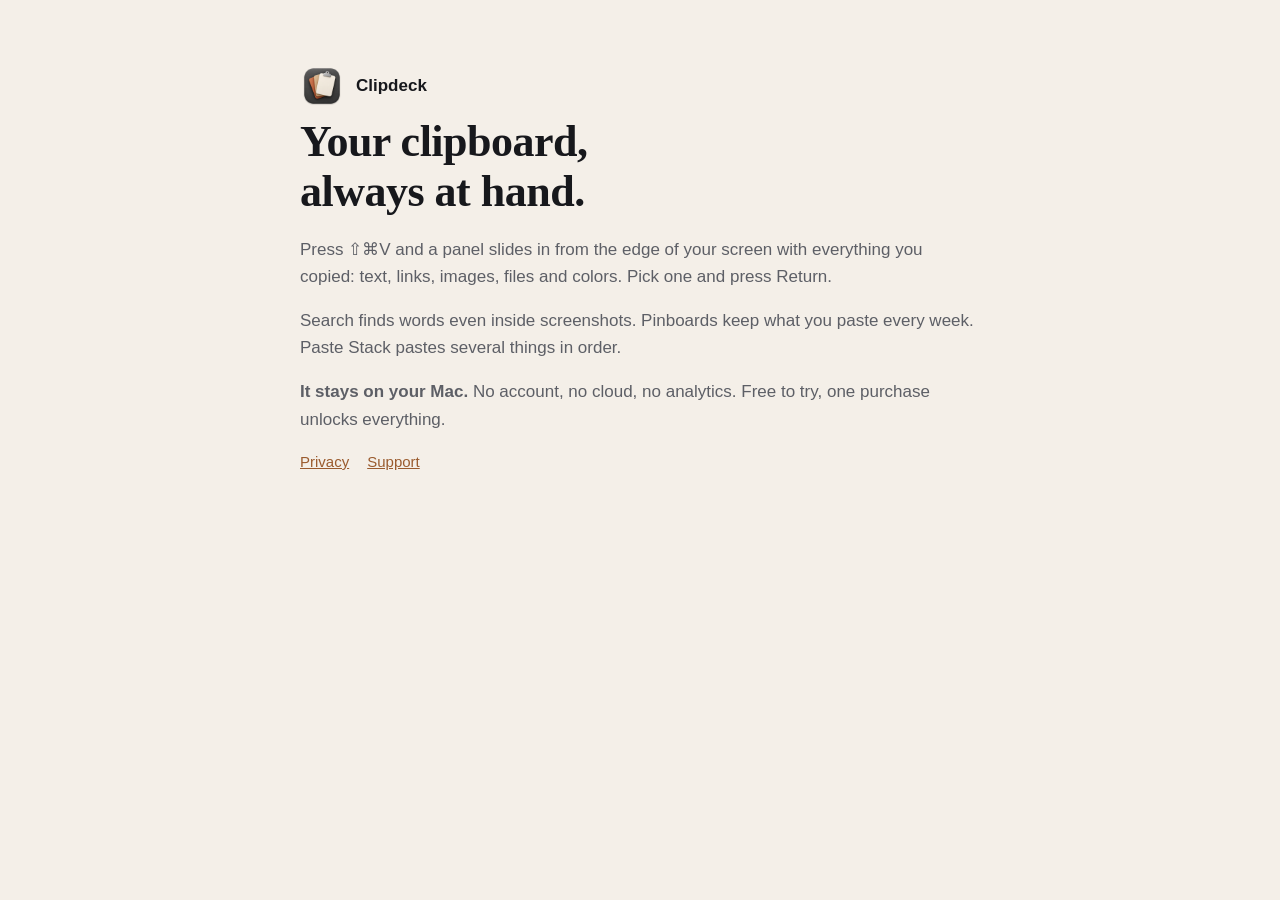
<file: index.html>
<!doctype html><html lang="en"><head><meta charset="utf-8"><meta name="viewport" content="width=device-width,initial-scale=1">
<title>Clipdeck — clipboard history for Mac</title><meta name="description" content="Clipboard history that stays on your Mac. No account, no cloud, pay once.">
<link rel="stylesheet" href="style.css"><link rel="icon" href="icon.png"></head><body><main>
<a class="brand" href="./"><img src="icon.png" alt="">Clipdeck</a>
<h1>Your clipboard,<br>always at hand.</h1>
<p>Press ⇧⌘V and a panel slides in from the edge of your screen with everything you copied: text, links, images, files and colors. Pick one and press Return.</p>
<p>Search finds words even inside screenshots. Pinboards keep what you paste every week. Paste Stack pastes several things in order.</p>
<p><strong>It stays on your Mac.</strong> No account, no cloud, no analytics. Free to try, one purchase unlocks everything.</p>
<nav><a href="privacy.html">Privacy</a><a href="support.html">Support</a></nav>
</main></body></html>
</file>
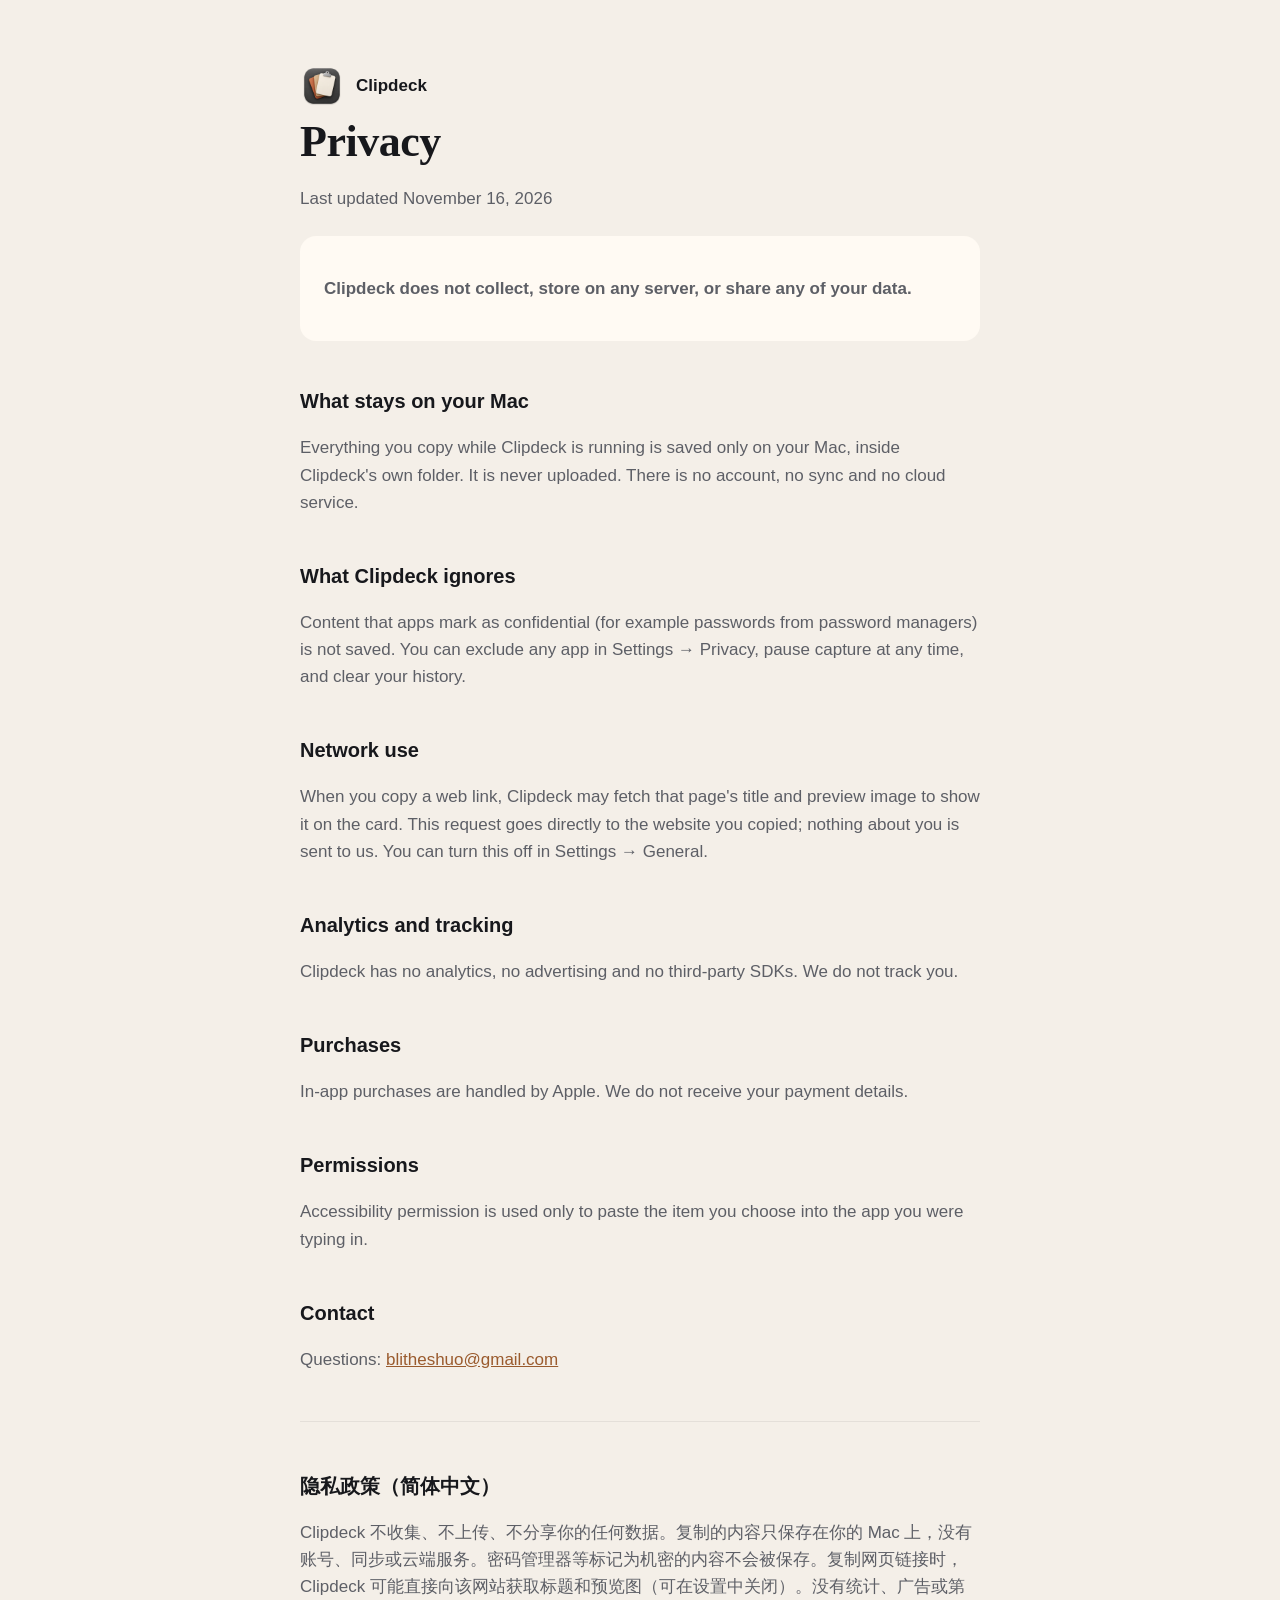
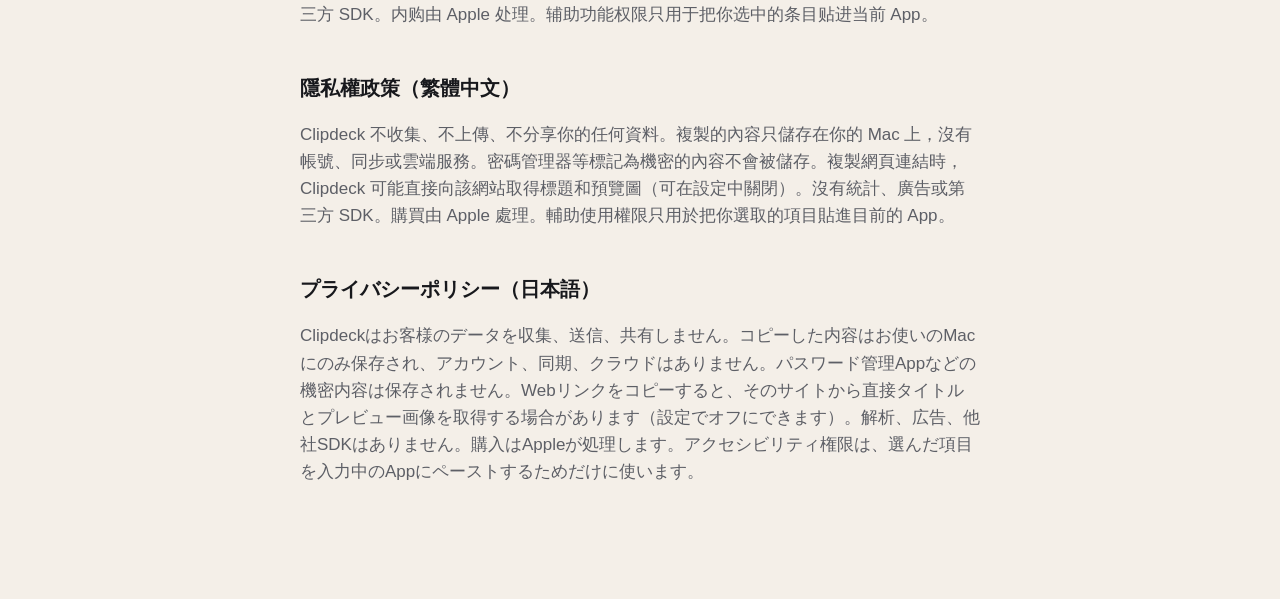
<file: privacy.html>
<!doctype html><html lang="en"><head><meta charset="utf-8"><meta name="viewport" content="width=device-width,initial-scale=1">
<title>Privacy · Clipdeck</title><link rel="stylesheet" href="style.css"><link rel="icon" href="icon.png"></head><body><main>
<a class="brand" href="./"><img src="icon.png" alt="">Clipdeck</a>
<h1>Privacy</h1>
<p>Last updated November 16, 2026</p>
<div class="card"><p><strong>Clipdeck does not collect, store on any server, or share any of your data.</strong></p></div>
<h2>What stays on your Mac</h2>
<p>Everything you copy while Clipdeck is running is saved only on your Mac, inside Clipdeck's own folder. It is never uploaded. There is no account, no sync and no cloud service.</p>
<h2>What Clipdeck ignores</h2>
<p>Content that apps mark as confidential (for example passwords from password managers) is not saved. You can exclude any app in Settings → Privacy, pause capture at any time, and clear your history.</p>
<h2>Network use</h2>
<p>When you copy a web link, Clipdeck may fetch that page's title and preview image to show it on the card. This request goes directly to the website you copied; nothing about you is sent to us. You can turn this off in Settings → General.</p>
<h2>Analytics and tracking</h2>
<p>Clipdeck has no analytics, no advertising and no third-party SDKs. We do not track you.</p>
<h2>Purchases</h2>
<p>In-app purchases are handled by Apple. We do not receive your payment details.</p>
<h2>Permissions</h2>
<p>Accessibility permission is used only to paste the item you choose into the app you were typing in.</p>
<h2>Contact</h2>
<p>Questions: <a href="mailto:blitheshuo@gmail.com">blitheshuo@gmail.com</a></p>
<hr style="border:none;border-top:1px solid #0001;margin:48px 0">
<h2>隐私政策（简体中文）</h2>
<p>Clipdeck 不收集、不上传、不分享你的任何数据。复制的内容只保存在你的 Mac 上，没有账号、同步或云端服务。密码管理器等标记为机密的内容不会被保存。复制网页链接时，Clipdeck 可能直接向该网站获取标题和预览图（可在设置中关闭）。没有统计、广告或第三方 SDK。内购由 Apple 处理。辅助功能权限只用于把你选中的条目贴进当前 App。</p>
<h2>隱私權政策（繁體中文）</h2>
<p>Clipdeck 不收集、不上傳、不分享你的任何資料。複製的內容只儲存在你的 Mac 上，沒有帳號、同步或雲端服務。密碼管理器等標記為機密的內容不會被儲存。複製網頁連結時，Clipdeck 可能直接向該網站取得標題和預覽圖（可在設定中關閉）。沒有統計、廣告或第三方 SDK。購買由 Apple 處理。輔助使用權限只用於把你選取的項目貼進目前的 App。</p>
<h2>プライバシーポリシー（日本語）</h2>
<p>Clipdeckはお客様のデータを収集、送信、共有しません。コピーした内容はお使いのMacにのみ保存され、アカウント、同期、クラウドはありません。パスワード管理Appなどの機密内容は保存されません。Webリンクをコピーすると、そのサイトから直接タイトルとプレビュー画像を取得する場合があります（設定でオフにできます）。解析、広告、他社SDKはありません。購入はAppleが処理します。アクセシビリティ権限は、選んだ項目を入力中のAppにペーストするためだけに使います。</p>
</main></body></html>
</file>
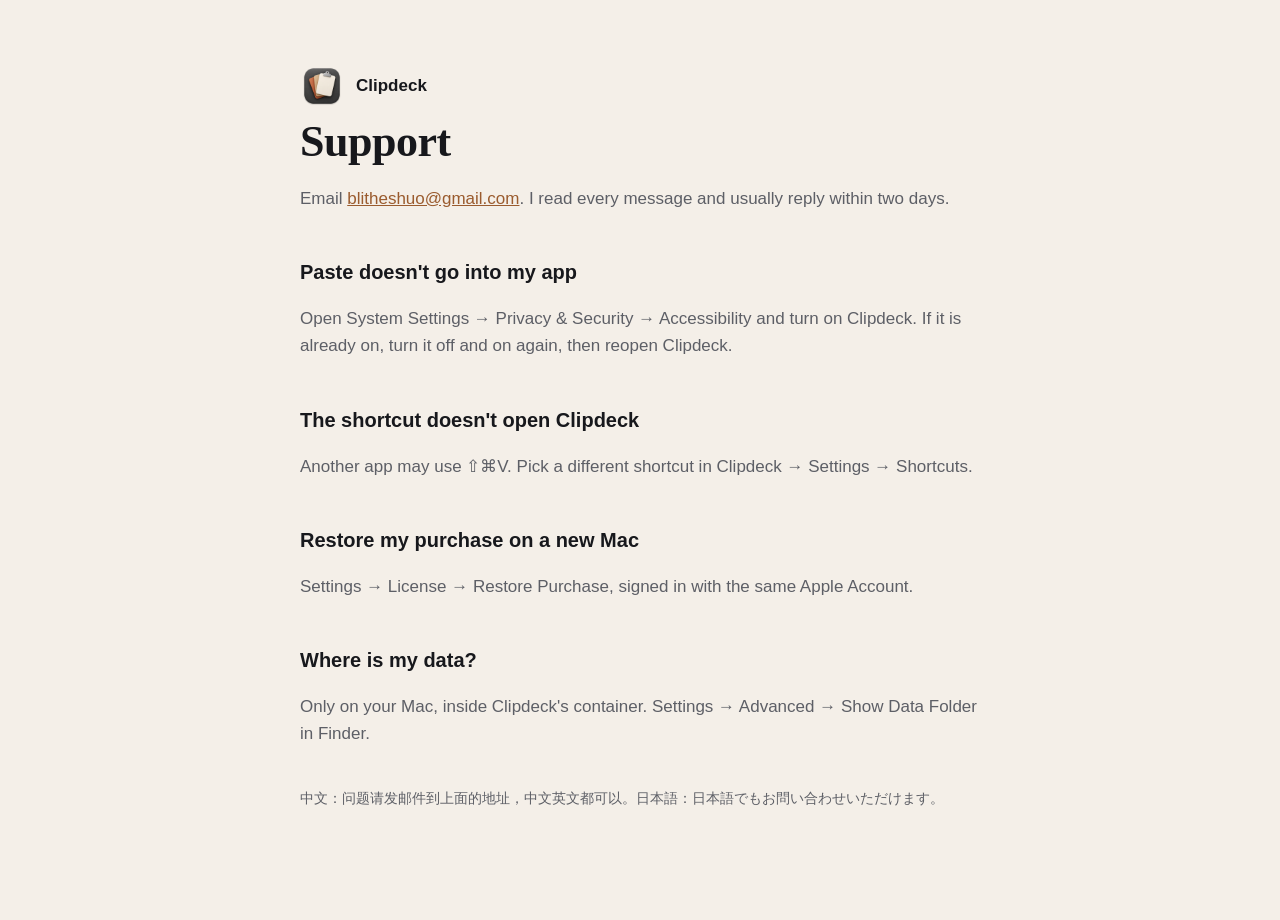
<file: support.html>
<!doctype html><html lang="en"><head><meta charset="utf-8"><meta name="viewport" content="width=device-width,initial-scale=1">
<title>Support · Clipdeck</title><link rel="stylesheet" href="style.css"><link rel="icon" href="icon.png"></head><body><main>
<a class="brand" href="./"><img src="icon.png" alt="">Clipdeck</a>
<h1>Support</h1>
<p>Email <a href="mailto:blitheshuo@gmail.com">blitheshuo@gmail.com</a>. I read every message and usually reply within two days.</p>
<h2>Paste doesn't go into my app</h2>
<p>Open System Settings → Privacy &amp; Security → Accessibility and turn on Clipdeck. If it is already on, turn it off and on again, then reopen Clipdeck.</p>
<h2>The shortcut doesn't open Clipdeck</h2>
<p>Another app may use ⇧⌘V. Pick a different shortcut in Clipdeck → Settings → Shortcuts.</p>
<h2>Restore my purchase on a new Mac</h2>
<p>Settings → License → Restore Purchase, signed in with the same Apple Account.</p>
<h2>Where is my data?</h2>
<p>Only on your Mac, inside Clipdeck's container. Settings → Advanced → Show Data Folder in Finder.</p>
<p class="lang">中文：问题请发邮件到上面的地址，中文英文都可以。日本語：日本語でもお問い合わせいただけます。</p>
</main></body></html>
</file>
<file: style.css>
:root{--bg:#f4efe8;--ink:#17181c;--muted:#5d5f66;--accent:#9a5b2e;--card:#fffaf3}
@media (prefers-color-scheme:dark){:root{--bg:#1a1916;--ink:#f1ece4;--muted:#a8a39b;--accent:#d99a68;--card:#24221e}}
*{box-sizing:border-box}body{margin:0;background:var(--bg);color:var(--ink);font:17px/1.6 -apple-system,BlinkMacSystemFont,"PingFang SC","Hiragino Sans",sans-serif}
main{max-width:720px;margin:0 auto;padding:64px 20px 96px}
h1{font-family:"New York","Iowan Old Style",Georgia,"Songti SC",serif;font-size:44px;line-height:1.15;margin:.2em 0 .4em;letter-spacing:-.5px}
h2{font-size:20px;margin:2.2em 0 .4em}p,li{color:var(--muted)}a{color:var(--accent)}
.brand{display:flex;align-items:center;gap:12px;font-weight:600;text-decoration:none;color:var(--ink)}
.brand img{width:44px;height:44px;border-radius:10px}
nav{display:flex;gap:18px;margin-top:8px;font-size:15px}.lang{font-size:14px;color:var(--muted);margin-top:40px}
.card{background:var(--card);border-radius:16px;padding:22px 24px;margin-top:24px}
</file>
